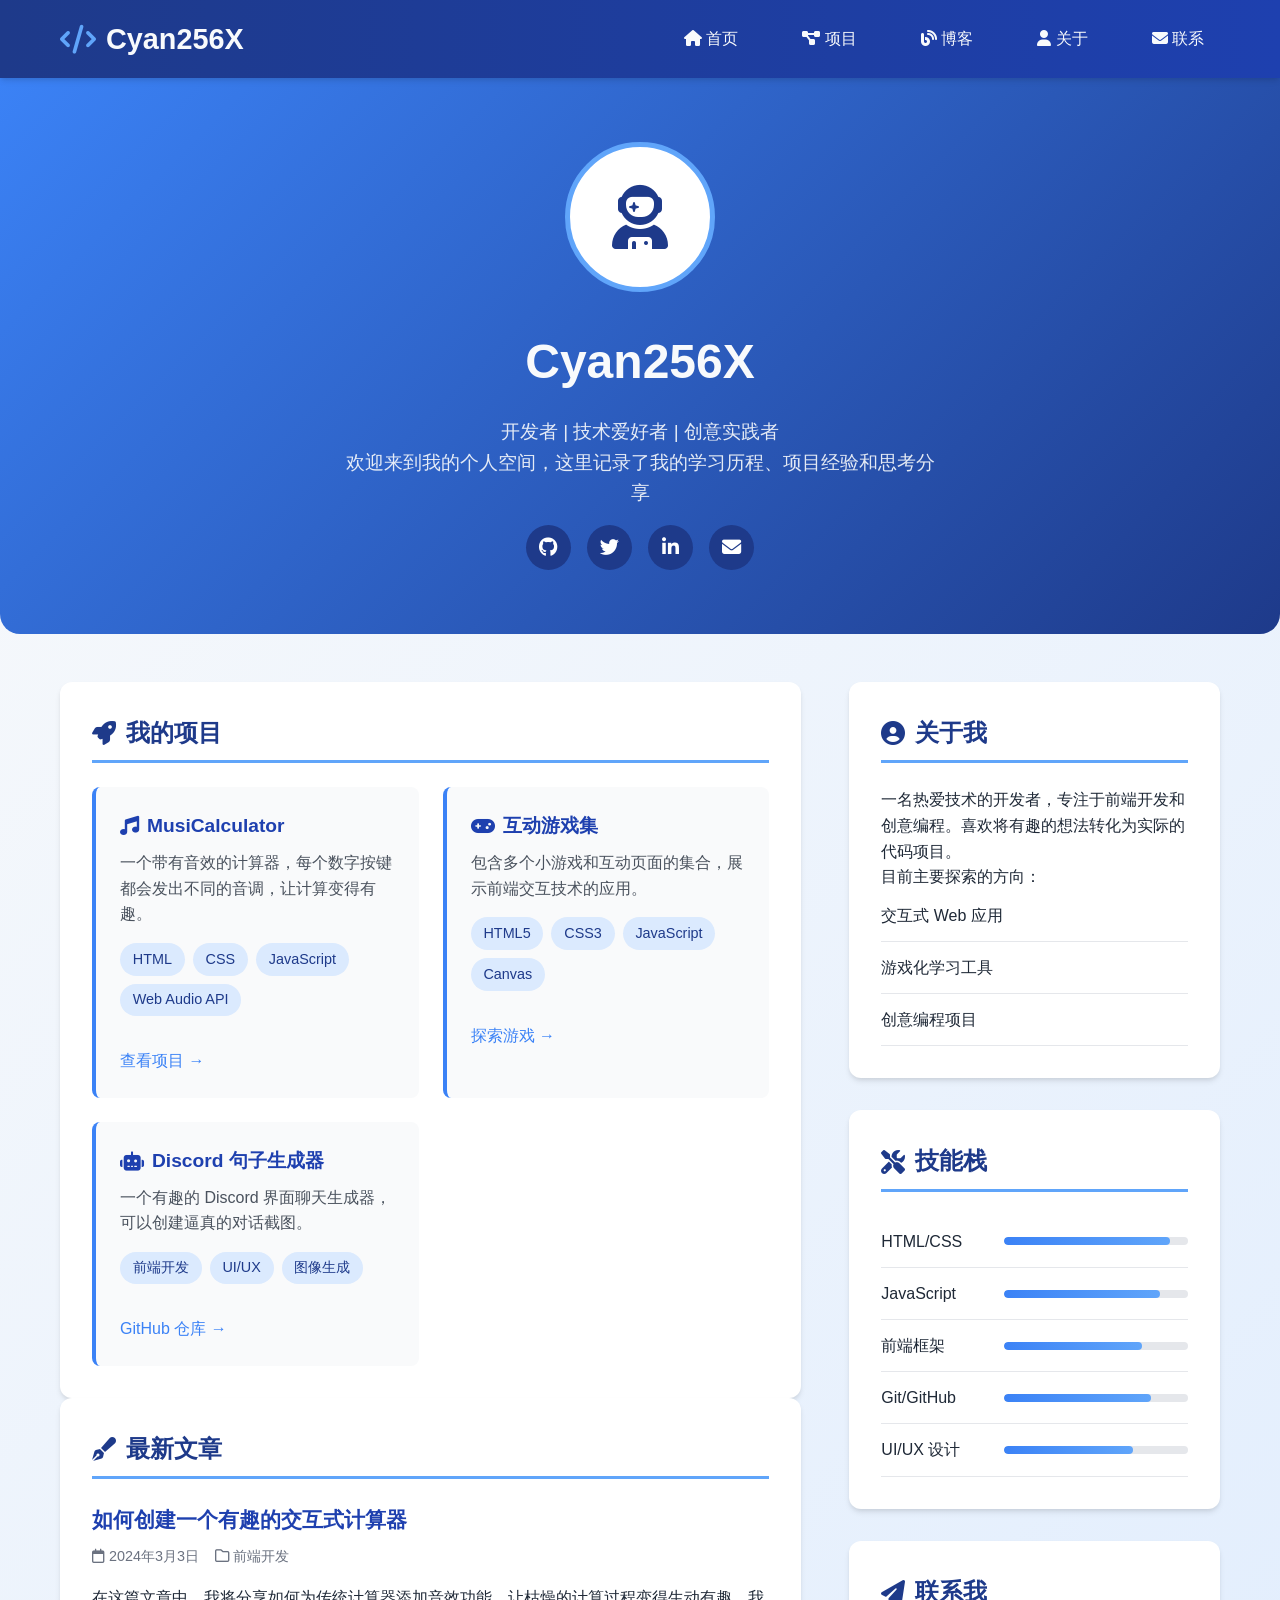
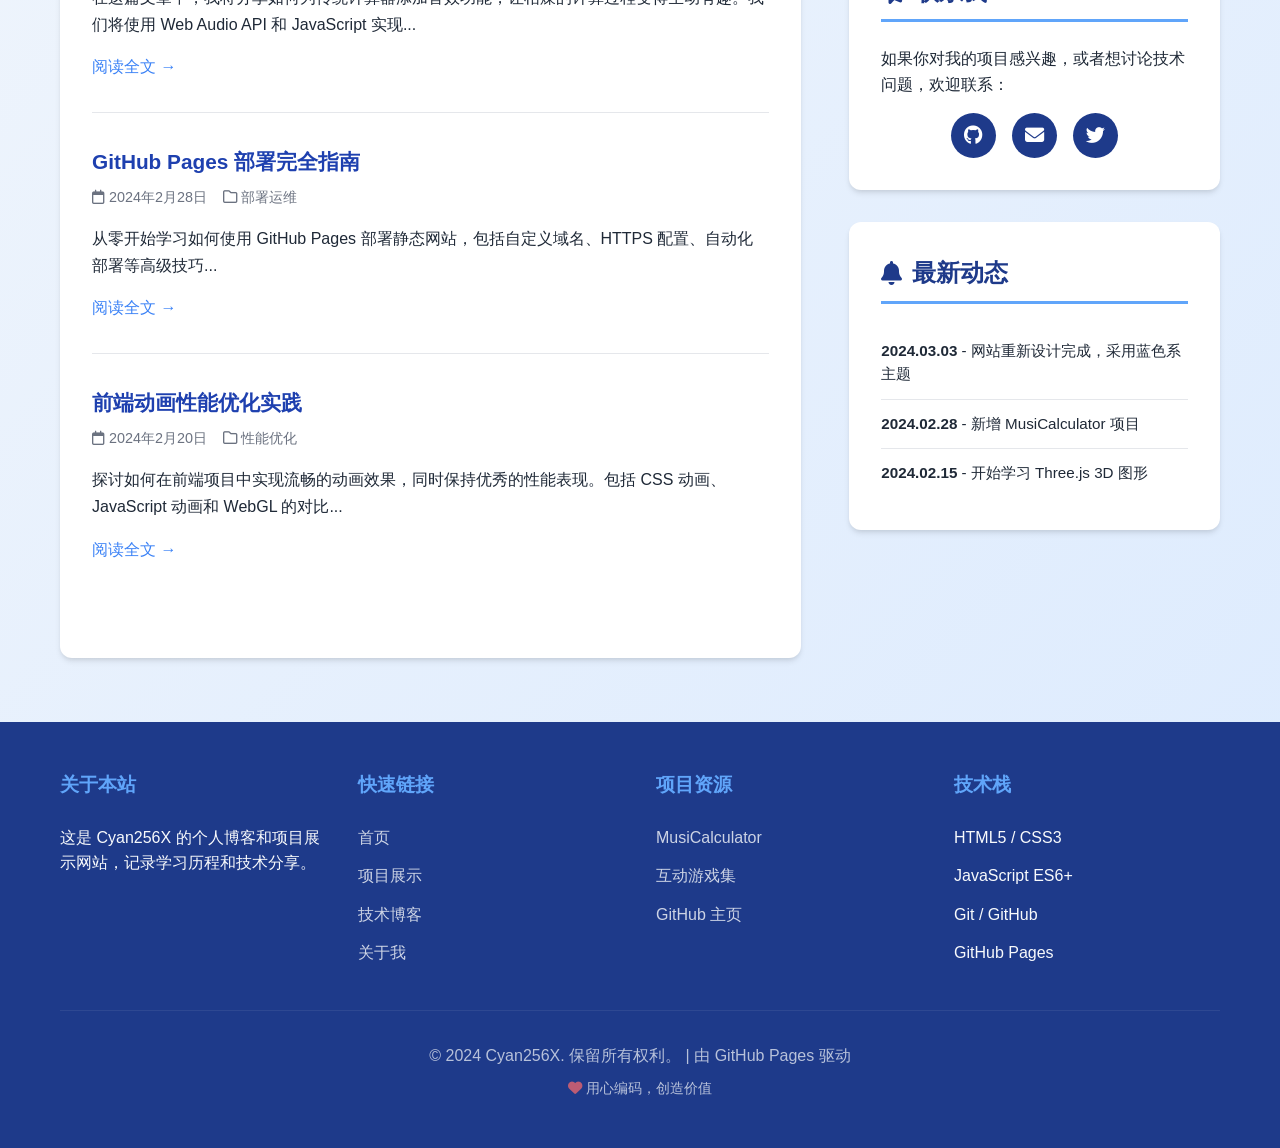
<file: index.html>
<!DOCTYPE html>
<html lang="zh-CN">
<head>
    <meta charset="UTF-8">
    <meta name="viewport" content="width=device-width, initial-scale=1.0">
    <title>Cyan256X | 个人博客</title>
    <link rel="stylesheet" href="https://cdnjs.cloudflare.com/ajax/libs/font-awesome/6.4.0/css/all.min.css">
    <link rel="stylesheet" href="style.css">
    <style>
        /* 蓝色系配色方案 */
        :root {
            --primary-blue: #1e3a8a;
            --secondary-blue: #3b82f6;
            --accent-blue: #60a5fa;
            --light-blue: #dbeafe;
            --dark-blue: #1e40af;
            --text-dark: #1f2937;
            --text-light: #f8fafc;
            --bg-white: #ffffff;
            --bg-gray: #f9fafb;
            --shadow: 0 4px 6px -1px rgba(0, 0, 0, 0.1), 0 2px 4px -1px rgba(0, 0, 0, 0.06);
        }

        * {
            margin: 0;
            padding: 0;
            box-sizing: border-box;
        }

        body {
            font-family: 'Segoe UI', Tahoma, Geneva, Verdana, sans-serif;
            line-height: 1.6;
            color: var(--text-dark);
            background: linear-gradient(135deg, var(--bg-gray) 0%, var(--light-blue) 100%);
            min-height: 100vh;
        }

        .container {
            max-width: 1200px;
            margin: 0 auto;
            padding: 0 20px;
        }

        /* 导航栏 */
        .navbar {
            background: linear-gradient(90deg, var(--primary-blue) 0%, var(--dark-blue) 100%);
            color: var(--text-light);
            padding: 1rem 0;
            position: sticky;
            top: 0;
            z-index: 1000;
            box-shadow: var(--shadow);
        }

        .nav-container {
            display: flex;
            justify-content: space-between;
            align-items: center;
        }

        .logo {
            font-size: 1.8rem;
            font-weight: bold;
            display: flex;
            align-items: center;
            gap: 10px;
        }

        .logo i {
            color: var(--accent-blue);
        }

        .nav-links {
            display: flex;
            gap: 2rem;
            list-style: none;
        }

        .nav-links a {
            color: var(--text-light);
            text-decoration: none;
            font-weight: 500;
            transition: color 0.3s;
            padding: 0.5rem 1rem;
            border-radius: 4px;
        }

        .nav-links a:hover {
            color: var(--accent-blue);
            background: rgba(255, 255, 255, 0.1);
        }

        /* 英雄区域 */
        .hero {
            padding: 4rem 0;
            text-align: center;
            background: linear-gradient(135deg, var(--secondary-blue) 0%, var(--primary-blue) 100%);
            color: var(--text-light);
            border-radius: 0 0 20px 20px;
            margin-bottom: 3rem;
        }

        .hero-content {
            max-width: 800px;
            margin: 0 auto;
        }

        .avatar {
            width: 150px;
            height: 150px;
            border-radius: 50%;
            border: 5px solid var(--accent-blue);
            margin: 0 auto 2rem;
            background: var(--bg-white);
            display: flex;
            align-items: center;
            justify-content: center;
            font-size: 4rem;
            color: var(--primary-blue);
        }

        .hero h1 {
            font-size: 3rem;
            margin-bottom: 1rem;
            font-weight: 700;
        }

        .hero p {
            font-size: 1.2rem;
            opacity: 0.9;
            max-width: 600px;
            margin: 0 auto;
        }

        /* 主要内容区域 */
        .main-content {
            display: grid;
            grid-template-columns: 2fr 1fr;
            gap: 3rem;
            margin-bottom: 4rem;
        }

        .section {
            background: var(--bg-white);
            border-radius: 12px;
            padding: 2rem;
            box-shadow: var(--shadow);
        }

        .section-title {
            color: var(--primary-blue);
            font-size: 1.5rem;
            margin-bottom: 1.5rem;
            padding-bottom: 0.5rem;
            border-bottom: 3px solid var(--accent-blue);
            display: flex;
            align-items: center;
            gap: 10px;
        }

        /* 项目展示 */
        .projects-grid {
            display: grid;
            grid-template-columns: repeat(auto-fill, minmax(300px, 1fr));
            gap: 1.5rem;
            margin-top: 1.5rem;
        }

        .project-card {
            background: var(--bg-gray);
            border-radius: 8px;
            padding: 1.5rem;
            transition: transform 0.3s, box-shadow 0.3s;
            border-left: 4px solid var(--secondary-blue);
        }

        .project-card:hover {
            transform: translateY(-5px);
            box-shadow: 0 10px 20px rgba(0, 0, 0, 0.1);
        }

        .project-title {
            color: var(--dark-blue);
            font-size: 1.2rem;
            margin-bottom: 0.5rem;
            display: flex;
            align-items: center;
            gap: 8px;
        }

        .project-description {
            color: var(--text-dark);
            opacity: 0.8;
            margin-bottom: 1rem;
        }

        .project-tech {
            display: flex;
            flex-wrap: wrap;
            gap: 0.5rem;
            margin-bottom: 1rem;
        }

        .tech-tag {
            background: var(--light-blue);
            color: var(--primary-blue);
            padding: 0.3rem 0.8rem;
            border-radius: 20px;
            font-size: 0.9rem;
            font-weight: 500;
        }

        /* 侧边栏 */
        .sidebar-section {
            margin-bottom: 2rem;
        }

        .skills-list {
            list-style: none;
        }

        .skills-list li {
            padding: 0.8rem 0;
            border-bottom: 1px solid #e5e7eb;
            display: flex;
            justify-content: space-between;
            align-items: center;
        }

        .skill-bar {
            width: 60%;
            height: 8px;
            background: #e5e7eb;
            border-radius: 4px;
            overflow: hidden;
        }

        .skill-level {
            height: 100%;
            background: linear-gradient(90deg, var(--secondary-blue) 0%, var(--accent-blue) 100%);
            border-radius: 4px;
        }

        .social-links {
            display: flex;
            gap: 1rem;
            justify-content: center;
            margin-top: 1rem;
        }

        .social-link {
            width: 45px;
            height: 45px;
            border-radius: 50%;
            background: var(--primary-blue);
            color: white;
            display: flex;
            align-items: center;
            justify-content: center;
            text-decoration: none;
            transition: all 0.3s;
            font-size: 1.2rem;
        }

        .social-link:hover {
            background: var(--secondary-blue);
            transform: scale(1.1);
        }

        /* 博客文章 */
        .blog-post {
            margin-bottom: 2rem;
            padding-bottom: 2rem;
            border-bottom: 1px solid #e5e7eb;
        }

        .blog-post:last-child {
            border-bottom: none;
        }

        .post-title {
            color: var(--dark-blue);
            font-size: 1.3rem;
            margin-bottom: 0.5rem;
        }

        .post-meta {
            color: #6b7280;
            font-size: 0.9rem;
            margin-bottom: 1rem;
            display: flex;
            gap: 1rem;
        }

        .post-excerpt {
            color: var(--text-dark);
            line-height: 1.7;
        }

        .read-more {
            display: inline-block;
            margin-top: 1rem;
            color: var(--secondary-blue);
            text-decoration: none;
            font-weight: 500;
            transition: color 0.3s;
        }

        .read-more:hover {
            color: var(--primary-blue);
        }

        /* 页脚 */
        .footer {
            background: var(--primary-blue);
            color: var(--text-light);
            padding: 3rem 0;
            margin-top: 4rem;
        }

        .footer-content {
            display: grid;
            grid-template-columns: repeat(auto-fit, minmax(250px, 1fr));
            gap: 2rem;
        }

        .footer-section h3 {
            font-size: 1.2rem;
            margin-bottom: 1.5rem;
            color: var(--accent-blue);
        }

        .footer-links {
            list-style: none;
        }

        .footer-links li {
            margin-bottom: 0.8rem;
        }

        .footer-links a {
            color: var(--text-light);
            text-decoration: none;
            opacity: 0.8;
            transition: opacity 0.3s;
        }

        .footer-links a:hover {
            opacity: 1;
        }

        .copyright {
            text-align: center;
            padding-top: 2rem;
            margin-top: 2rem;
            border-top: 1px solid rgba(255, 255, 255, 0.1);
            opacity: 0.7;
        }

        /* 响应式设计 */
        @media (max-width: 768px) {
            .main-content {
                grid-template-columns: 1fr;
            }
            
            .nav-links {
                display: none;
            }
            
            .hero h1 {
                font-size: 2.2rem;
            }
            
            .projects-grid {
                grid-template-columns: 1fr;
            }
        }

        /* 动画效果 */
        @keyframes fadeIn {
            from { opacity: 0; transform: translateY(20px); }
            to { opacity: 1; transform: translateY(0); }
        }

        .fade-in {
            animation: fadeIn 0.6s ease-out;
        }
    </style>
</head>
<body>
    <!-- 导航栏 -->
    <nav class="navbar">
        <div class="container nav-container">
            <div class="logo">
                <i class="fas fa-code"></i>
                <span>Cyan256X</span>
            </div>
            <ul class="nav-links">
                <li><a href="#home"><i class="fas fa-home"></i> 首页</a></li>
                <li><a href="#projects"><i class="fas fa-project-diagram"></i> 项目</a></li>
                <li><a href="#blog"><i class="fas fa-blog"></i> 博客</a></li>
                <li><a href="#about"><i class="fas fa-user"></i> 关于</a></li>
                <li><a href="#contact"><i class="fas fa-envelope"></i> 联系</a></li>
            </ul>
        </div>
    </nav>

    <!-- 英雄区域 -->
    <section class="hero" id="home">
        <div class="container hero-content fade-in">
            <div class="avatar">
                <i class="fas fa-user-astronaut"></i>
            </div>
            <h1>Cyan256X</h1>
            <p>开发者 | 技术爱好者 | 创意实践者</p>
            <p>欢迎来到我的个人空间，这里记录了我的学习历程、项目经验和思考分享</p>
            <div class="social-links">
                <a href="https://github.com/Cyan256X" class="social-link" target="_blank">
                    <i class="fab fa-github"></i>
                </a>
                <a href="#" class="social-link">
                    <i class="fab fa-twitter"></i>
                </a>
                <a href="#" class="social-link">
                    <i class="fab fa-linkedin-in"></i>
                </a>
                <a href="#" class="social-link">
                    <i class="fas fa-envelope"></i>
                </a>
            </div>
        </div>
    </section>

    <!-- 主要内容 -->
    <div class="container main-content">
        <!-- 左侧：项目和博客 -->
        <div class="left-column">
            <!-- 项目展示 -->
            <section class="section fade-in" id="projects">
                <h2 class="section-title">
                    <i class="fas fa-rocket"></i> 我的项目
                </h2>
                <div class="projects-grid">
                    <div class="project-card">
                        <h3 class="project-title">
                            <i class="fas fa-music"></i> MusiCalculator
                        </h3>
                        <p class="project-description">一个带有音效的计算器，每个数字按键都会发出不同的音调，让计算变得有趣。</p>
                        <div class="project-tech">
                            <span class="tech-tag">HTML</span>
                            <span class="tech-tag">CSS</span>
                            <span class="tech-tag">JavaScript</span>
                            <span class="tech-tag">Web Audio API</span>
                        </div>
                        <a href="./Musicalculator/" class="read-more">查看项目 →</a>
                    </div>

                    <div class="project-card">
                        <h3 class="project-title">
                            <i class="fas fa-gamepad"></i> 互动游戏集
                        </h3>
                        <p class="project-description">包含多个小游戏和互动页面的集合，展示前端交互技术的应用。</p>
                        <div class="project-tech">
                            <span class="tech-tag">HTML5</span>
                            <span class="tech-tag">CSS3</span>
                            <span class="tech-tag">JavaScript</span>
                            <span class="tech-tag">Canvas</span>
                        </div>
                        <a href="./hit/" class="read-more">探索游戏 →</a>
                    </div>

                    <div class="project-card">
                        <h3 class="project-title">
                            <i class="fas fa-robot"></i> Discord 句子生成器
                        </h3>
                        <p class="project-description">一个有趣的 Discord 界面聊天生成器，可以创建逼真的对话截图。</p>
                        <div class="project-tech">
                            <span class="tech-tag">前端开发</span>
                            <span class="tech-tag">UI/UX</span>
                            <span class="tech-tag">图像生成</span>
                        </div>
                        <a href="https://github.com/Cyan256X/Discord-Sentence-Generator" class="read-more" target="_blank">GitHub 仓库 →</a>
                    </div>
                </div>
            </section>

            <!-- 博客文章 -->
            <section class="section fade-in" id="blog">
                <h2 class="section-title">
                    <i class="fas fa-pen-fancy"></i> 最新文章
                </h2>
                <div class="blog-post">
                    <h3 class="post-title">如何创建一个有趣的交互式计算器</h3>
                    <div class="post-meta">
                        <span><i class="far fa-calendar"></i> 2024年3月3日</span>
                        <span><i class="far fa-folder"></i> 前端开发</span>
                    </div>
                    <p class="post-excerpt">在这篇文章中，我将分享如何为传统计算器添加音效功能，让枯燥的计算过程变得生动有趣。我们将使用 Web Audio API 和 JavaScript 实现...</p>
                    <a href="#" class="read-more">阅读全文 →</a>
                </div>

                <div class="blog-post">
                    <h3 class="post-title">GitHub Pages 部署完全指南</h3>
                    <div class="post-meta">
                        <span><i class="far fa-calendar"></i> 2024年2月28日</span>
                        <span><i class="far fa-folder"></i> 部署运维</span>
                    </div>
                    <p class="post-excerpt">从零开始学习如何使用 GitHub Pages 部署静态网站，包括自定义域名、HTTPS 配置、自动化部署等高级技巧...</p>
                    <a href="#" class="read-more">阅读全文 →</a>
                </div>

                <div class="blog-post">
                    <h3 class="post-title">前端动画性能优化实践</h3>
                    <div class="post-meta">
                        <span><i class="far fa-calendar"></i> 2024年2月20日</span>
                        <span><i class="far fa-folder"></i> 性能优化</span>
                    </div>
                    <p class="post-excerpt">探讨如何在前端项目中实现流畅的动画效果，同时保持优秀的性能表现。包括 CSS 动画、JavaScript 动画和 WebGL 的对比...</p>
                    <a href="#" class="read-more">阅读全文 →</a>
                </div>
            </section>
        </div>

        <!-- 右侧：侧边栏 -->
        <div class="right-column">
            <!-- 关于我 -->
            <section class="section sidebar-section fade-in" id="about">
                <h2 class="section-title">
                    <i class="fas fa-user-circle"></i> 关于我
                </h2>
                <p>一名热爱技术的开发者，专注于前端开发和创意编程。喜欢将有趣的想法转化为实际的代码项目。</p>
                <p>目前主要探索的方向：</p>
                <ul class="skills-list">
                    <li>交互式 Web 应用</li>
                    <li>游戏化学习工具</li>
                    <li>创意编程项目</li>
                </ul>
            </section>

            <!-- 技能 -->
            <section class="section sidebar-section fade-in">
                <h2 class="section-title">
                    <i class="fas fa-tools"></i> 技能栈
                </h2>
                <ul class="skills-list">
                    <li>
                        <span>HTML/CSS</span>
                        <div class="skill-bar">
                            <div class="skill-level" style="width: 90%"></div>
                        </div>
                    </li>
                    <li>
                        <span>JavaScript</span>
                        <div class="skill-bar">
                            <div class="skill-level" style="width: 85%"></div>
                        </div>
                    </li>
                    <li>
                        <span>前端框架</span>
                        <div class="skill-bar">
                            <div class="skill-level" style="width: 75%"></div>
                        </div>
                    </li>
                    <li>
                        <span>Git/GitHub</span>
                        <div class="skill-bar">
                            <div class="skill-level" style="width: 80%"></div>
                        </div>
                    </li>
                    <li>
                        <span>UI/UX 设计</span>
                        <div class="skill-bar">
                            <div class="skill-level" style="width: 70%"></div>
                        </div>
                    </li>
                </ul>
            </section>

            <!-- 联系 -->
            <section class="section sidebar-section fade-in" id="contact">
                <h2 class="section-title">
                    <i class="fas fa-paper-plane"></i> 联系我
                </h2>
                <p>如果你对我的项目感兴趣，或者想讨论技术问题，欢迎联系：</p>
                <div class="social-links">
                    <a href="https://github.com/Cyan256X" class="social-link" target="_blank" title="GitHub">
                        <i class="fab fa-github"></i>
                    </a>
                    <a href="mailto:example@example.com" class="social-link" title="电子邮件">
                        <i class="fas fa-envelope"></i>
                    </a>
                    <a href="#" class="social-link" title="Twitter">
                        <i class="fab fa-twitter"></i>
                    </a>
                </div>
            </section>

            <!-- 最新动态 -->
            <section class="section sidebar-section fade-in">
                <h2 class="section-title">
                    <i class="fas fa-bell"></i> 最新动态
                </h2>
                <div class="update-item">
                    <p><strong>2024.03.03</strong> - 网站重新设计完成，采用蓝色系主题</p>
                </div>
                <div class="update-item">
                    <p><strong>2024.02.28</strong> - 新增 MusiCalculator 项目</p>
                </div>
                <div class="update-item">
                    <p><strong>2024.02.15</strong> - 开始学习 Three.js 3D 图形</p>
                </div>
            </section>
        </div>
    </div>

    <!-- 页脚 -->
    <footer class="footer">
        <div class="container">
            <div class="footer-content">
                <div class="footer-section">
                    <h3>关于本站</h3>
                    <p>这是 Cyan256X 的个人博客和项目展示网站，记录学习历程和技术分享。</p>
                </div>
                <div class="footer-section">
                    <h3>快速链接</h3>
                    <ul class="footer-links">
                        <li><a href="#home">首页</a></li>
                        <li><a href="#projects">项目展示</a></li>
                        <li><a href="#blog">技术博客</a></li>
                        <li><a href="#about">关于我</a></li>
                    </ul>
                </div>
                <div class="footer-section">
                    <h3>项目资源</h3>
                    <ul class="footer-links">
                        <li><a href="./Musicalculator/">MusiCalculator</a></li>
                        <li><a href="./hit/">互动游戏集</a></li>
                        <li><a href="https://github.com/Cyan256X">GitHub 主页</a></li>
                    </ul>
                </div>
                <div class="footer-section">
                    <h3>技术栈</h3>
                    <ul class="footer-links">
                        <li>HTML5 / CSS3</li>
                        <li>JavaScript ES6+</li>
                        <li>Git / GitHub</li>
                        <li>GitHub Pages</li>
                    </ul>
                </div>
            </div>
            <div class="copyright">
                <p>© 2024 Cyan256X. 保留所有权利。 | 由 GitHub Pages 驱动</p>
                <p style="margin-top: 0.5rem; font-size: 0.9rem;">
                    <i class="fas fa-heart" style="color: #ff6b6b;"></i> 用心编码，创造价值
                </p>
            </div>
        </div>
    </footer>

    <!-- JavaScript 交互 -->
    <script>
        // 平滑滚动
        document.querySelectorAll('a[href^="#"]').forEach(anchor => {
            anchor.addEventListener('click', function (e) {
                e.preventDefault();
                const targetId = this.getAttribute('href');
                if(targetId === '#') return;
                
                const targetElement = document.querySelector(targetId);
                if(targetElement) {
                    window.scrollTo({
                        top: targetElement.offsetTop - 80,
                        behavior: 'smooth'
                    });
                }
            });
        });

        // 导航栏滚动效果
        window.addEventListener('scroll', function() {
            const navbar = document.querySelector('.navbar');
            if (window.scrollY > 100) {
                navbar.style.background = 'rgba(30, 58, 138, 0.95)';
                navbar.style.backdropFilter = 'blur(10px)';
            } else {
                navbar.style.background = 'linear-gradient(90deg, var(--primary-blue) 0%, var(--dark-blue) 100%)';
                navbar.style.backdropFilter = 'none';
            }
        });

        // 页面加载动画
        document.addEventListener('DOMContentLoaded', function() {
            const fadeElements = document.querySelectorAll('.fade-in');
            fadeElements.forEach((element, index) => {
                element.style.animationDelay = `${index * 0.1}s`;
            });
        });

        // 控制台欢迎信息
        console.log('%c👋 欢迎来到 Cyan256X 的个人博客！', 'color: #3b82f6; font-size: 16px; font-weight: bold;');
        console.log('%c🔗 GitHub: https://github.com/Cyan256X', 'color: #60a5fa;');
        console.log('%c💡 这是一个响应式设计的个人网站，采用蓝色系主题', 'color: #1e3a8a;');
    </script>
</body>
</html>
</file>
<file: style.css>
/* 补充样式文件 */

/* 更新项目样式 */
.update-item {
    padding: 0.8rem 0;
    border-bottom: 1px solid #e5e7eb;
}

.update-item:last-child {
    border-bottom: none;
}

.update-item p {
    margin: 0;
    font-size: 0.95rem;
    line-height: 1.5;
}

/* 响应式调整 */
@media (max-width: 768px) {
    .hero {
        padding: 3rem 0;
    }
    
    .hero h1 {
        font-size: 2rem;
    }
    
    .hero p {
        font-size: 1rem;
    }
    
    .section {
        padding: 1.5rem;
    }
    
    .project-card {
        padding: 1.2rem;
    }
}

/* 打印样式 */
@media print {
    .navbar, .footer, .social-links {
        display: none;
    }
    
    body {
        background: white !important;
        color: black !important;
    }
    
    .section {
        box-shadow: none !important;
        border: 1px solid #ddd;
    }
}

/* 暗色模式支持 */
@media (prefers-color-scheme: dark) {
    :root {
        --primary-blue: #3b82f6;
        --secondary-blue: #60a5fa;
        --accent-blue: #93c5fd;
        --light-blue: #1e3a8a;
        --dark-blue: #1e40af;
        --text-dark: #f8fafc;
        --text-light: #1f2937;
        --bg-white: #1f2937;
        --bg-gray: #111827;
    }
    
    body {
        background: linear-gradient(135deg, var(--bg-gray) 0%, #1e3a8a 100%);
    }
}

/* 无障碍支持 */
.sr-only {
    position: absolute;
    width: 1px;
    height: 1px;
    padding: 0;
    margin: -1px;
    overflow: hidden;
    clip: rect(0, 0, 0, 0);
    white-space: nowrap;
    border: 0;
}

/* 焦点样式 */
a:focus, button:focus {
    outline: 3px solid var(--accent-blue);
    outline-offset: 2px;
}

/* 加载动画 */
.loading-spinner {
    display: inline-block;
    width: 20px;
    height: 20px;
    border: 3px solid var(--light-blue);
    border-top-color: var(--secondary-blue);
    border-radius: 50%;
    animation: spin 1s linear infinite;
}

@keyframes spin {
    to { transform: rotate(360deg); }
}
</file>
